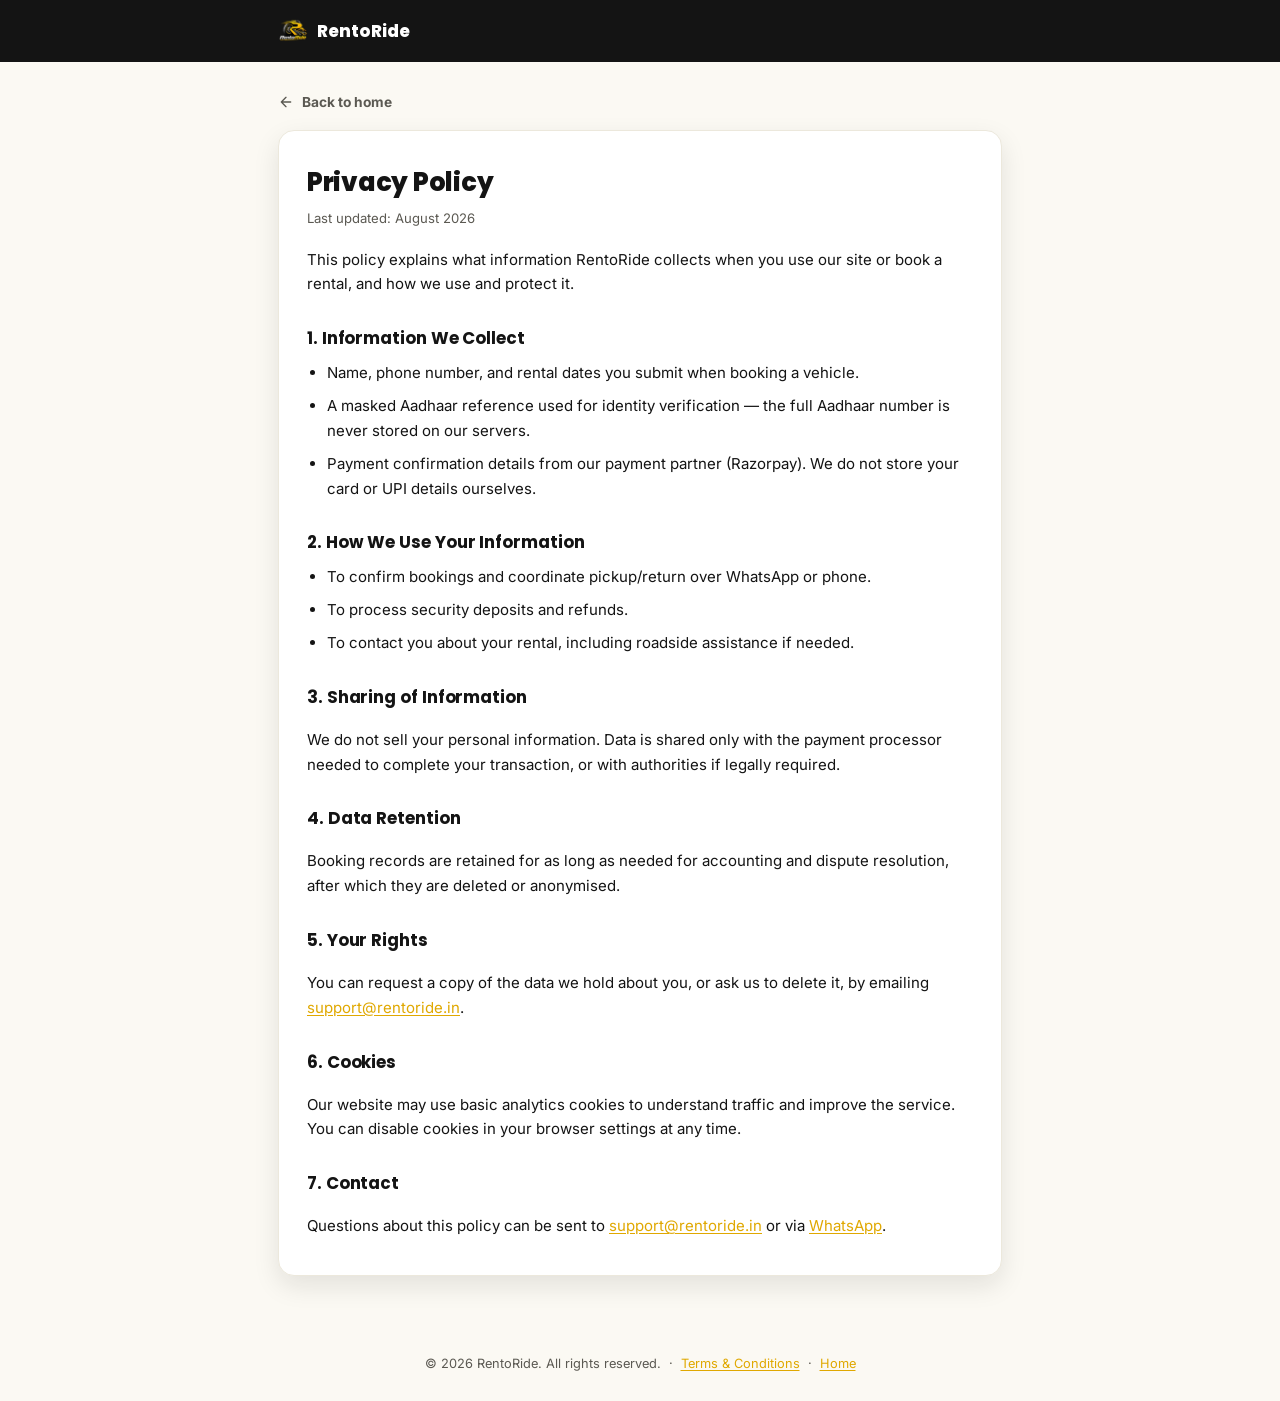
<file: privacy.html>
<!DOCTYPE html>
<html lang="en">
<head>
<meta charset="UTF-8">
<meta name="viewport" content="width=device-width, initial-scale=1.0">
<title>Privacy Policy | RentoRide</title>
<meta name="description" content="How RentoRide collects, uses, and protects your personal data when you rent a bike or car in Rajasthan.">
<meta name="robots" content="index, follow">
<link rel="canonical" href="https://www.rentoride.in/privacy.html">
<link rel="icon" type="image/png" href="assets/logo.png">
<link rel="preconnect" href="https://fonts.googleapis.com">
<link rel="preconnect" href="https://fonts.gstatic.com" crossorigin>
<link href="https://fonts.googleapis.com/css2?family=Poppins:wght@700;800&family=Inter:wght@400;500;600;700&display=swap" rel="stylesheet">
<link rel="stylesheet" href="legal.css">
</head>
<body>

<header class="legal-header">
  <div class="wrap">
    <a href="index.html" class="legal-brand">
      <picture>
        <source srcset="assets/logo.webp" type="image/webp">
        <img src="assets/logo.png" alt="RentoRide logo" width="30" height="30">
      </picture>
      RentoRide
    </a>
  </div>
</header>

<main>
  <div class="wrap">
    <a href="index.html" class="back-link">
      <svg viewBox="0 0 24 24" fill="none" stroke-width="2" stroke-linecap="round" stroke-linejoin="round" aria-hidden="true"><path d="M19 12H5M12 19l-7-7 7-7"/></svg>
      Back to home
    </a>

    <div class="legal-card">
      <h1>Privacy Policy</h1>
      <p class="updated">Last updated: August 2026</p>

      <p>This policy explains what information RentoRide collects when you use our site or book a rental, and how we use and protect it.</p>

      <h2>1. Information We Collect</h2>
      <ul>
        <li>Name, phone number, and rental dates you submit when booking a vehicle.</li>
        <li>A masked Aadhaar reference used for identity verification — the full Aadhaar number is never stored on our servers.</li>
        <li>Payment confirmation details from our payment partner (Razorpay). We do not store your card or UPI details ourselves.</li>
      </ul>

      <h2>2. How We Use Your Information</h2>
      <ul>
        <li>To confirm bookings and coordinate pickup/return over WhatsApp or phone.</li>
        <li>To process security deposits and refunds.</li>
        <li>To contact you about your rental, including roadside assistance if needed.</li>
      </ul>

      <h2>3. Sharing of Information</h2>
      <p>We do not sell your personal information. Data is shared only with the payment processor needed to complete your transaction, or with authorities if legally required.</p>

      <h2>4. Data Retention</h2>
      <p>Booking records are retained for as long as needed for accounting and dispute resolution, after which they are deleted or anonymised.</p>

      <h2>5. Your Rights</h2>
      <p>You can request a copy of the data we hold about you, or ask us to delete it, by emailing <a href="mailto:support@rentoride.in">support@rentoride.in</a>.</p>

      <h2>6. Cookies</h2>
      <p>Our website may use basic analytics cookies to understand traffic and improve the service. You can disable cookies in your browser settings at any time.</p>

      <h2>7. Contact</h2>
      <p>Questions about this policy can be sent to <a href="mailto:support@rentoride.in">support@rentoride.in</a> or via <a href="https://wa.me/911234567890" target="_blank" rel="noopener">WhatsApp</a>.</p>
    </div>
  </div>
</main>

<footer class="legal-footer">
  <div class="wrap">
    © 2026 RentoRide. All rights reserved. &nbsp;·&nbsp; <a href="terms.html">Terms &amp; Conditions</a> &nbsp;·&nbsp; <a href="index.html">Home</a>
  </div>
</footer>

</body>
</html>
</file>
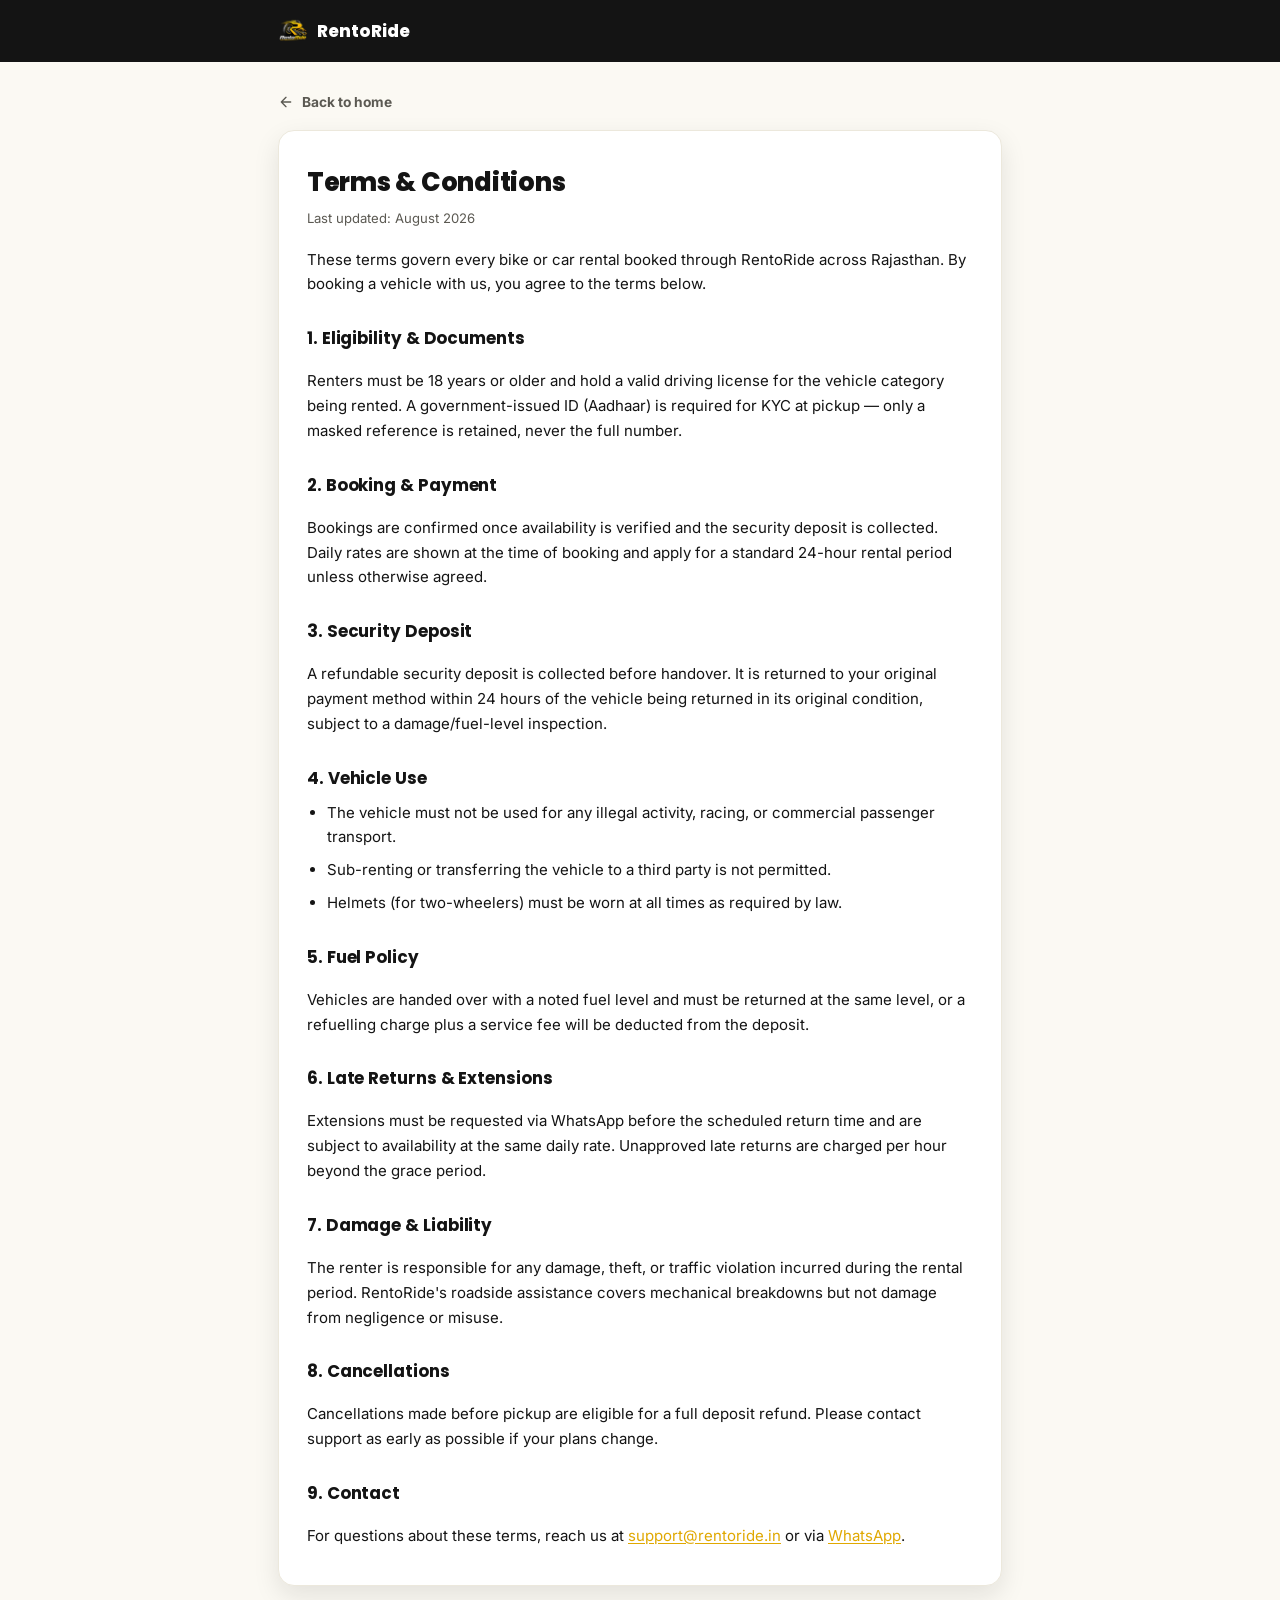
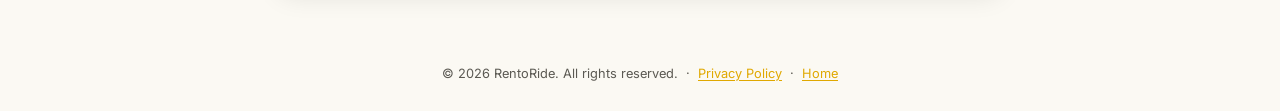
<file: terms.html>
<!DOCTYPE html>
<html lang="en">
<head>
<meta charset="UTF-8">
<meta name="viewport" content="width=device-width, initial-scale=1.0">
<title>Terms & Conditions | RentoRide</title>
<meta name="description" content="Terms and conditions for renting a bike or self-drive car with RentoRide in Rajasthan.">
<meta name="robots" content="index, follow">
<link rel="canonical" href="https://www.rentoride.in/terms.html">
<link rel="icon" type="image/png" href="assets/logo.png">
<link rel="preconnect" href="https://fonts.googleapis.com">
<link rel="preconnect" href="https://fonts.gstatic.com" crossorigin>
<link href="https://fonts.googleapis.com/css2?family=Poppins:wght@700;800&family=Inter:wght@400;500;600;700&display=swap" rel="stylesheet">
<link rel="stylesheet" href="legal.css">
</head>
<body>

<header class="legal-header">
  <div class="wrap">
    <a href="index.html" class="legal-brand">
      <picture>
        <source srcset="assets/logo.webp" type="image/webp">
        <img src="assets/logo.png" alt="RentoRide logo" width="30" height="30">
      </picture>
      RentoRide
    </a>
  </div>
</header>

<main>
  <div class="wrap">
    <a href="index.html" class="back-link">
      <svg viewBox="0 0 24 24" fill="none" stroke-width="2" stroke-linecap="round" stroke-linejoin="round" aria-hidden="true"><path d="M19 12H5M12 19l-7-7 7-7"/></svg>
      Back to home
    </a>

    <div class="legal-card">
      <h1>Terms &amp; Conditions</h1>
      <p class="updated">Last updated: August 2026</p>

      <p>These terms govern every bike or car rental booked through RentoRide across Rajasthan. By booking a vehicle with us, you agree to the terms below.</p>

      <h2>1. Eligibility &amp; Documents</h2>
      <p>Renters must be 18 years or older and hold a valid driving license for the vehicle category being rented. A government-issued ID (Aadhaar) is required for KYC at pickup — only a masked reference is retained, never the full number.</p>

      <h2>2. Booking &amp; Payment</h2>
      <p>Bookings are confirmed once availability is verified and the security deposit is collected. Daily rates are shown at the time of booking and apply for a standard 24-hour rental period unless otherwise agreed.</p>

      <h2>3. Security Deposit</h2>
      <p>A refundable security deposit is collected before handover. It is returned to your original payment method within 24 hours of the vehicle being returned in its original condition, subject to a damage/fuel-level inspection.</p>

      <h2>4. Vehicle Use</h2>
      <ul>
        <li>The vehicle must not be used for any illegal activity, racing, or commercial passenger transport.</li>
        <li>Sub-renting or transferring the vehicle to a third party is not permitted.</li>
        <li>Helmets (for two-wheelers) must be worn at all times as required by law.</li>
      </ul>

      <h2>5. Fuel Policy</h2>
      <p>Vehicles are handed over with a noted fuel level and must be returned at the same level, or a refuelling charge plus a service fee will be deducted from the deposit.</p>

      <h2>6. Late Returns &amp; Extensions</h2>
      <p>Extensions must be requested via WhatsApp before the scheduled return time and are subject to availability at the same daily rate. Unapproved late returns are charged per hour beyond the grace period.</p>

      <h2>7. Damage &amp; Liability</h2>
      <p>The renter is responsible for any damage, theft, or traffic violation incurred during the rental period. RentoRide's roadside assistance covers mechanical breakdowns but not damage from negligence or misuse.</p>

      <h2>8. Cancellations</h2>
      <p>Cancellations made before pickup are eligible for a full deposit refund. Please contact support as early as possible if your plans change.</p>

      <h2>9. Contact</h2>
      <p>For questions about these terms, reach us at <a href="mailto:support@rentoride.in">support@rentoride.in</a> or via <a href="https://wa.me/911234567890" target="_blank" rel="noopener">WhatsApp</a>.</p>
    </div>
  </div>
</main>

<footer class="legal-footer">
  <div class="wrap">
    © 2026 RentoRide. All rights reserved. &nbsp;·&nbsp; <a href="privacy.html">Privacy Policy</a> &nbsp;·&nbsp; <a href="index.html">Home</a>
  </div>
</footer>

</body>
</html>
</file>
<file: legal.css>
:root{
  --yellow:#F6B90D;
  --yellow-dark:#E0A800;
  --ink:#141414;
  --ink-soft:#5B5952;
  --paper:#FFFFFF;
  --cloud:#FBF9F3;
  --line:#ECE8DC;
  --radius:16px;
  --shadow:0 10px 26px rgba(20,20,20,0.10);
}
*{box-sizing:border-box;}
body{
  margin:0;
  font-family:'Inter',system-ui,sans-serif;
  color:var(--ink);
  background:var(--cloud);
  -webkit-font-smoothing:antialiased;
}
h1,h2{font-family:'Poppins',system-ui,sans-serif; margin:0;}
p{margin:0;}
a{color:var(--yellow-dark); text-decoration:underline; text-underline-offset:2px;}
ul{margin:0; padding:0 0 0 20px;}
img{max-width:100%; display:block;}
:focus-visible{outline:2.5px solid var(--yellow-dark); outline-offset:2px;}

.wrap{max-width:760px; margin:0 auto; padding-left:18px; padding-right:18px;}

.legal-header{background:var(--ink); padding:16px 0;}
.legal-brand{
  display:flex; align-items:center; gap:9px;
  font-family:'Poppins',system-ui,sans-serif; font-weight:800; font-size:1.05rem;
  color:#fff; text-decoration:none;
}
.legal-brand img{width:30px; height:30px; object-fit:contain;}

main{padding:32px 0 60px;}

.back-link{
  display:inline-flex; align-items:center; gap:8px;
  font-weight:700; font-size:0.86rem; color:var(--ink-soft);
  text-decoration:none; margin-bottom:20px;
}
.back-link:hover{color:var(--ink);}
.back-link svg{width:16px; height:16px; stroke:currentColor; flex:0 0 auto;}

.legal-card{
  background:var(--paper);
  border:1px solid var(--line);
  border-radius:var(--radius);
  box-shadow:var(--shadow);
  padding:32px 28px 36px;
}
.legal-card h1{font-size:1.6rem; font-weight:800; letter-spacing:-0.01em;}
.legal-card .updated{color:var(--ink-soft); font-size:0.82rem; margin-top:6px;}
.legal-card > p{margin-top:18px; line-height:1.65; font-size:0.94rem; color:var(--ink);}
.legal-card h2{
  font-size:1.05rem; font-weight:700; margin-top:28px; margin-bottom:10px;
  letter-spacing:-0.005em;
}
.legal-card ul{margin-top:10px;}
.legal-card li{line-height:1.65; font-size:0.94rem; margin-bottom:8px;}
.legal-card p + ul, .legal-card h2 + ul{margin-top:0;}

.legal-footer{
  padding:20px 0 30px; text-align:center; font-size:0.8rem; color:var(--ink-soft);
}

@media (max-width:480px){
  .legal-card{padding:24px 18px 28px;}
  .legal-card h1{font-size:1.4rem;}
}
</file>
